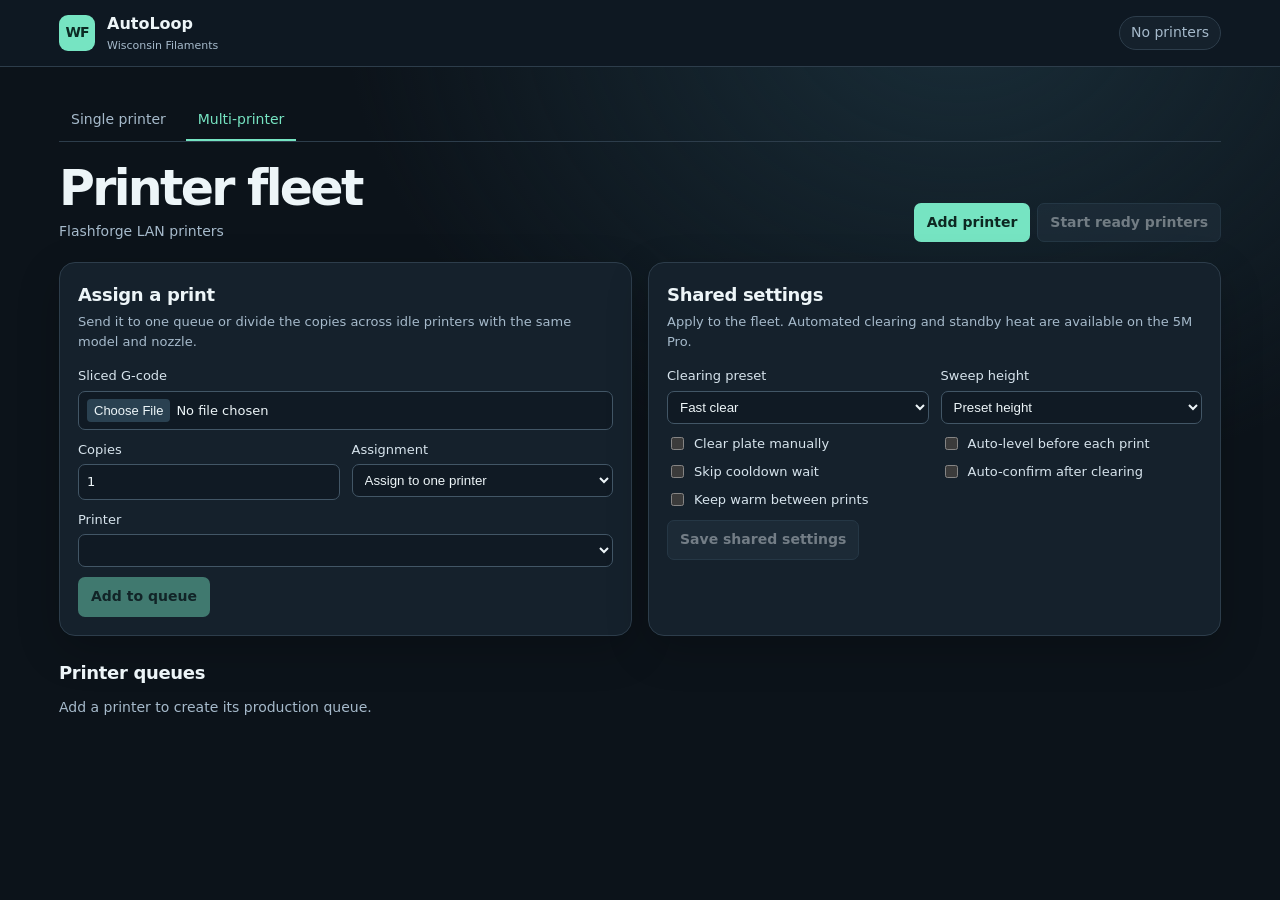
<file: fleet.html>
<!doctype html>
<html lang="en">
<head>
<meta charset="utf-8">
<meta name="viewport" content="width=device-width, initial-scale=1">
<meta name="wf-token" content="SERVER_TOKEN">
<title>Multi-printer · Wisconsin Filaments AutoLoop</title>
<link rel="stylesheet" href="/style.css">
<script type="module" src="/fleet.mjs"></script>
</head>
<body>
<div class="top"><div class="bar"><div class="identity"><div class="mark" aria-hidden="true">WF</div><div><strong>AutoLoop</strong><small>Wisconsin Filaments</small></div></div><span class="pill" id="fleet-status">No printers</span></div></div>
<main>
<nav class="view-tabs" aria-label="Printer views"><a href="/">Single printer</a><a href="/fleet" aria-current="page">Multi-printer</a></nav>
<header class="pagehead"><div><h1>Printer fleet</h1><p>Flashforge LAN printers</p></div><div class="actions"><button type="button" id="add-printer">Add printer</button><button type="button" class="secondary" id="start-fleet" disabled>Start ready printers</button></div></header>
<p id="fleet-simulator" class="notice" hidden>Simulator is on. No commands are sent to real printers.</p>
<p id="fleet-message" class="notice" role="status" hidden></p>
<div class="fleet-layout">
<section class="card" aria-labelledby="assign-title">
<div class="cardhead"><div><h2 id="assign-title">Assign a print</h2><p>Send it to one queue or divide the copies across idle printers with the same model and nozzle.</p></div></div>
<form id="fleet-assign" class="fleet-form">
<label class="upload">Sliced G-code<input type="file" name="file" accept=".gcode" required></label>
<div class="fleet-fields">
<label>Copies<input type="number" name="copies" min="1" step="1" value="1" required></label>
<label>Assignment<select name="mode"><option value="manual">Assign to one printer</option><option value="split">Auto-split copies</option></select></label>
</div>
<label id="assign-target">Printer<select name="printerId"></select></label>
<button type="submit" id="assign-submit" disabled>Add to queue</button>
</form></section>
<section class="card" aria-labelledby="profile-title">
<div class="cardhead"><div><h2 id="profile-title">Shared settings</h2><p>Apply to the fleet. Automated clearing and standby heat are available on the 5M Pro.</p></div></div>
<form id="fleet-profile" class="fleet-form">
<div class="fleet-fields">
<label>Clearing preset<select name="preset"><option value="fast">Fast clear</option><option value="slow">Slow clear</option><option value="custom" hidden>Custom upload</option></select></label>
<label class="fleet-height">Sweep height<select name="height" id="fleet-height"><option value="">Preset height</option></select></label>
</div>
<div class="fleet-checks">
<label class="check"><input type="checkbox" name="manualClearing"> Clear plate manually</label>
<label class="check"><input type="checkbox" name="autoLevel"> Auto-level before each print</label>
<label class="check"><input type="checkbox" name="skipCooldown"> Skip cooldown wait</label>
<label class="check"><input type="checkbox" name="autoConfirmClear"> Auto-confirm after clearing</label>
<label class="check"><input type="checkbox" name="keepWarm"> Keep warm between prints</label>
</div>
<div class="fields" id="fleet-standby" hidden>
<label>Bed °C<input type="number" name="bed" min="0" max="75" required></label>
<label>Nozzle °C<input type="number" name="nozzle" min="0" max="170" required></label>
<label>Hold minutes<input type="number" name="minutes" min="1" max="15" required></label>
</div>
<button type="submit" id="fleet-save" class="secondary" disabled>Save shared settings</button>
</form></section>
</div>
<section aria-labelledby="printer-queues-title" class="fleet-printers">
<h2 id="printer-queues-title">Printer queues</h2>
<p id="fleet-empty">Add a printer to create its production queue.</p>
<div id="fleet-printers" class="fleet-grid"></div>
</section>
</main>
<dialog id="fleet-pair"><form id="fleet-pair-form">
<h2 id="fleet-pair-title">Add printer</h2>
<label id="fleet-name">Printer name<input name="name" maxlength="50" required></label>
<label>Printer model<select name="model" required></select></label>
<label>LAN IP<input name="ip" placeholder="192.168.1.42" autocomplete="off"></label>
<label data-lan-auth>Serial number<input name="serial" autocomplete="off"></label>
<label data-lan-auth>LAN check code<input name="code" type="password" autocomplete="off"></label>
<p id="fleet-pair-error" class="inline-error" role="alert"></p>
<div class="actions"><button type="submit">Connect and verify</button><button type="button" id="fleet-pair-close" class="secondary">Cancel</button></div>
</form></dialog>
</body></html>
</file>
<file: style.css>
:root{color-scheme:dark;--bg:#0c131a;--panel:#15212c;--inset:#101a24;--line:#2d3d4b;--text:#edf5f8;--muted:#a6bacb;--mint:#76e4c2;--warn:#f5ce83;font:14px/1.55 system-ui,sans-serif;color:var(--text);background:var(--bg)}
*{box-sizing:border-box} [hidden]{display:none!important} body{margin:0} button,input{font:inherit} h1,h2,p,dl,dd,figure{margin:0} p,figcaption{color:var(--muted)} h1{font-size:clamp(31px,5vw,49px);line-height:1.1;letter-spacing:-.055em} h2{font-size:18px;letter-spacing:-.018em} small{display:block;color:var(--muted)}
.top{border-bottom:1px solid var(--line);background:#101a23}.bar,main{width:min(1250px,100%);margin:auto;padding-inline:clamp(16px,4vw,44px)} .bar{display:flex;justify-content:space-between;align-items:center;height:66px;gap:12px}.identity,.pagehead,.cardhead,.actions,.footer{display:flex;align-items:center;gap:12px}.identity strong{font-size:16px}.identity small{font-size:11px}.mark{border-radius:9px;background:var(--mint);color:#0c2b24;width:36px;height:36px;display:grid;place-items:center;font-weight:900;letter-spacing:-.07em}
main{padding-block:34px 45px}.pagehead{justify-content:space-between;align-items:end;margin-bottom:20px}.pagehead p{margin-top:5px}.pill{border:1px solid var(--line);background:var(--panel);display:inline-flex;align-items:center;gap:7px;padding:5px 11px;border-radius:99px;color:var(--muted);white-space:nowrap}.pill i{height:8px;width:8px;border-radius:50%;background:currentColor}.pill[data-tone="good"]{color:var(--mint)}.pill[data-tone="warn"]{color:var(--warn)}
.overview{display:grid;grid-template-columns:minmax(0,1.5fr) minmax(0,1fr);gap:16px}.card{background:var(--panel);border:1px solid var(--line);border-radius:14px;padding:18px}.cardhead{justify-content:space-between;align-items:start;margin-bottom:14px}.cardhead p{margin-top:3px;font-size:13px}.viewfinder{min-height:230px;height:clamp(230px,30vw,340px);position:relative;background:#0b141d;border:1px solid #344858;border-radius:10px;overflow:hidden}.camera-empty{position:absolute;inset:0;display:grid;align-content:center;justify-items:center;gap:8px;text-align:center;padding:16px;background:radial-gradient(circle at center,#223646,#0d1821 73%)}.lens{width:50px;height:50px;border:1px solid #5e8197;border-radius:50%;box-shadow:inset 0 0 0 9px #142738,0 0 0 6px #253b4b;margin-bottom:5px}.viewfinder img{display:block;width:100%;height:100%;object-fit:contain;background:#0a1118}#frame-time{position:absolute;bottom:10px;left:10px;padding:4px 8px;border-radius:6px;background:#0a151ce8;color:var(--mint);font-size:12px}
.tiles{display:grid;grid-template-columns:1fr 1fr;gap:9px}.tiles div{background:var(--inset);border:1px solid var(--line);border-radius:9px;padding:10px}.tiles span{display:block;font-size:12px;color:var(--muted)}.tiles strong{display:block;font-size:19px;text-transform:capitalize;overflow-wrap:anywhere}.printer dl{margin-top:10px}.printer dl div{display:flex;justify-content:space-between;gap:12px;padding:7px 0;border-bottom:1px solid var(--line)}dt{color:var(--muted)}dd{text-align:right;overflow-wrap:anywhere}
.queue,.calibration{margin-top:16px}.tabs{display:flex;gap:6px;flex-wrap:wrap;border-bottom:1px solid var(--line);padding-bottom:9px}.tabs button{border:1px solid var(--line);background:var(--inset);color:var(--muted)}.tabs button[aria-pressed=true]{border-color:#5bb89e;background:#203a38;color:#a5f5db}.tabs button[data-active=true]::after{content:' •';color:var(--mint)}.add{display:grid;grid-template-columns:minmax(150px,2fr) minmax(70px,.55fr) 1fr auto;align-items:end;gap:12px;margin:15px 0}
label{display:block;color:#d7e4ed;font-size:13px} label span{color:var(--muted)}input:not([type=checkbox]),select{width:100%;display:block;padding:7px 8px;margin-top:4px;background:var(--inset);color:var(--text);border:1px solid #425666;border-radius:7px}.check{display:flex;align-items:center;gap:7px;margin:9px 0}.upload input{min-width:0}.upload input::file-selector-button{background:#2a4151;color:var(--text);border:none;padding:4px 7px;border-radius:4px;margin-right:6px}
button{border:1px solid transparent;border-radius:7px;padding:8px 12px;background:var(--mint);color:#0d2822;font-weight:730;cursor:pointer}button:disabled{opacity:.45;cursor:default}button:focus-visible,input:focus-visible,summary:focus-visible{outline:2px solid var(--mint);outline-offset:2px}.secondary{background:#253644;color:#e6eef3;border-color:#3a5365}.compact{padding:6px 9px;font-size:12px;white-space:nowrap}.danger{background:#48262e;color:#ffc1c5;border-color:#82515c}.actions{gap:7px;flex-wrap:wrap}
.table{overflow:auto}.table table{width:100%;border-collapse:collapse;text-align:left}.table th,.table td{padding:9px 10px;border-bottom:1px solid var(--line);overflow-wrap:anywhere}.table th{font-size:12px;color:var(--muted);font-weight:600;background:var(--inset)}.table td:first-child{font-weight:650}.table td .actions{flex-wrap:nowrap}.empty-row{text-align:center;color:var(--muted);font-weight:400!important}.footer{justify-content:space-between;margin-top:13px}.footer p{font-size:13px}.footer p[data-alert=true]{color:var(--warn)}
.calibration summary{cursor:pointer;font-size:18px;font-weight:700}.calibration summary span:last-child{font-size:13px;font-weight:500;float:right;color:var(--muted)}.sweep{display:grid;grid-template-columns:minmax(0,1fr) minmax(190px,.45fr);gap:18px;margin-top:13px}.sweep p{font-size:13px}.sweep .actions{margin:10px 0}.fields{display:grid;grid-template-columns:repeat(3,minmax(0,1fr));gap:9px;margin:12px 0}figure{text-align:center}figure svg{width:min(100%,230px)}.bed{fill:#0e1c25;stroke:#698694}#lanes{fill:none;stroke:var(--mint);stroke-width:1.45}figcaption{font-size:12px}
.notice{padding:10px 14px;margin:0 0 12px;border-radius:8px;background:#18333b;color:#c0e6f2;border:1px solid #355d69}.warning{background:#34291a;border-color:#74593a;color:var(--warn)} dialog{color:var(--text);border:1px solid #42586b;background:var(--panel);border-radius:13px;width:min(420px,calc(100% - 32px));padding:18px}dialog::backdrop{background:#020a11bf}dialog p,dialog label,dialog .actions{margin-top:10px} .inline-error{color:var(--warn)}.inline-error:empty{display:none}
@media(max-width:790px){.overview,.sweep{grid-template-columns:1fr}.add{grid-template-columns:2fr 1fr}.footer{align-items:start;flex-direction:column}.viewfinder{height:270px}} @media(max-width:440px){.fields{grid-template-columns:1fr 1fr}.pagehead{align-items:start;flex-direction:column}.camera .cardhead{flex-wrap:wrap}.card{padding:13px}.add{grid-template-columns:minmax(0,1.7fr) minmax(0,1fr)}}

.queue-settings{margin-top:12px;padding:10px 12px;border:1px solid var(--line);border-radius:8px}.queue-settings summary{cursor:pointer;font-weight:650}.queue-settings .settings-note{font-size:12px;margin-bottom:8px}.queue-settings .check{margin-block:8px}.queue-settings .fields{margin-block:4px 8px}

body{background:radial-gradient(ellipse at 75% 0,#192d38 0,transparent 44rem),var(--bg)}
.card{border-radius:16px;box-shadow:0 14px 44px #0003}
.top{background:#0e1822}
.add{grid-template-columns:minmax(0,2fr) minmax(84px,.45fr) auto}
.clearing-card{display:flex;align-items:end;justify-content:space-between;gap:16px;padding:14px 15px;margin-top:14px;border:1px solid #38545a;border-left:3px solid var(--mint);border-radius:10px;background:var(--inset)}
.clearing-card h3{font-size:13px;color:var(--mint);margin:0 0 4px}
.clearing-card strong{font-size:13px;overflow-wrap:anywhere}
.clearing-card p{font-size:12px;margin-top:4px}
.clearing-card form{align-items:end}
.clearing-card input{max-width:235px}
.table th:first-child{border-radius:8px 0 0 0}
.table th:last-child{border-radius:0 8px 0 0}
.footer{border-top:1px solid var(--line);padding-top:14px}
@media(max-width:610px){
  .clearing-card{align-items:start;flex-direction:column}
  .add{grid-template-columns:minmax(0,1fr) 83px}
  .add button{grid-column:1/-1;justify-self:end}
}

#clearing-height-form{flex-wrap:wrap;align-self:stretch}
.clearing-range{min-width:min(210px,100%);flex:1}
.clearing-range output{float:right;color:var(--text);font-weight:650}
.clearing-range input[type=range]{padding:0;accent-color:var(--mint)}

.view-tabs{display:flex;align-items:center;gap:8px;margin-bottom:20px;border-bottom:1px solid var(--line)}
.view-tabs a{color:var(--muted);text-decoration:none;padding:8px 12px;border-bottom:2px solid transparent}
.view-tabs a[aria-current=page]{color:var(--mint);border-bottom-color:var(--mint)}
.view-tabs span{color:var(--muted);margin-left:auto;font-size:12px}
.fleet-layout,.fleet-grid{display:grid;grid-template-columns:repeat(2,minmax(0,1fr));gap:16px}
.fleet-form{display:grid;gap:10px}
.fleet-form button{justify-self:start}
.fleet-fields,.fleet-checks{display:grid;grid-template-columns:repeat(2,minmax(0,1fr));gap:8px 12px}
.fleet-checks .check{margin:0}
.fleet-printers{margin-top:23px}
.fleet-printers>h2{margin-bottom:10px}
.fleet-printer h3{margin:0;font-size:16px}
.fleet-phase,.fleet-count{font-size:13px}
.fleet-count{margin-top:10px}
.fleet-queue{list-style:none;margin:8px 0 12px;padding:0}
.fleet-queue li{display:grid;grid-template-columns:minmax(0,1fr) auto;gap:8px;padding:6px 0;border-top:1px solid var(--line);font-size:13px}
.fleet-queue strong{overflow-wrap:anywhere}
.fleet-queue span{color:var(--muted);text-align:right}
.button-link{display:inline-block;text-decoration:none;color:var(--mint);border:1px solid var(--line);border-radius:7px;padding:6px 9px;font-size:12px}
@media(max-width:760px){.fleet-layout,.fleet-grid{grid-template-columns:1fr}}
</file>
